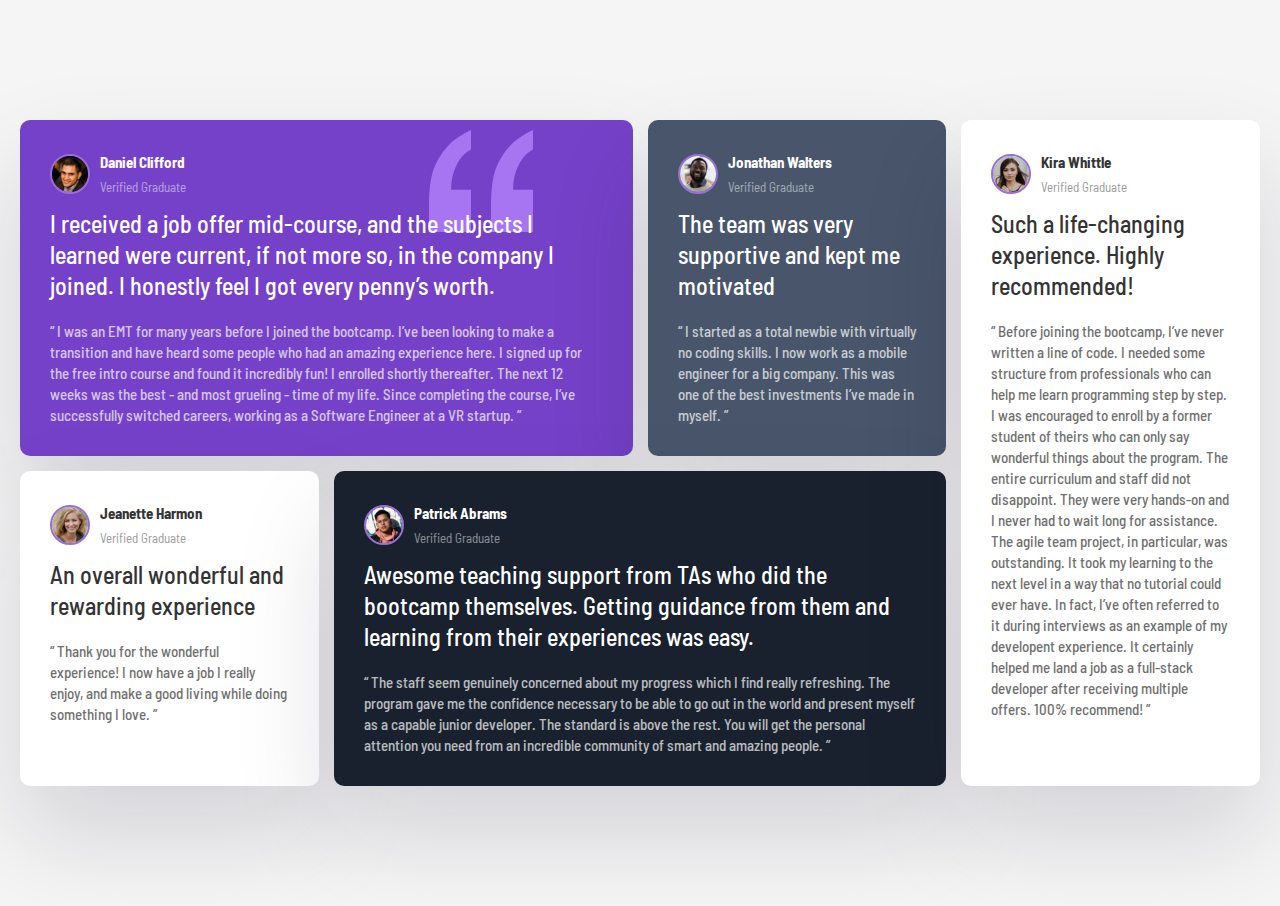
<file: CSS GRID/Testimonials/index.html>
<!DOCTYPE html>
<html lang="en">
  <head>
    <meta charset="UTF-8" />
    <meta name="viewport" content="width=device-width, initial-scale=1.0" />
    <title>Testimonials</title>
    <link rel="icon" type="image/png" href="./img/favicon-32x32.png" />
    <link rel="stylesheet" href="./styles.css" />
  </head>
  <body>
    <div class="testimonials">
      <div class="card card--bg-purple">
        <header class="card__header">
          <img src="./img/image-daniel.jpg" class="card__img" alt="" />
          <div>
            <h3>Daniel Clifford</h3>
            <p>Verified Graduate</p>
          </div>
        </header>
        <p class="card__lead">
          I received a job offer mid-course, and the subjects I learned were
          current, if not more so, in the company I joined. I honestly feel I
          got every penny’s worth.
        </p>
        <p class="card__quote">
          “ I was an EMT for many years before I joined the bootcamp. I’ve been
          looking to make a transition and have heard some people who had an
          amazing experience here. I signed up for the free intro course and
          found it incredibly fun! I enrolled shortly thereafter. The next 12
          weeks was the best - and most grueling - time of my life. Since
          completing the course, I’ve successfully switched careers, working as
          a Software Engineer at a VR startup. ”
        </p>
      </div>
      <div class="card card--bg-gray-blue">
        <header class="card__header">
          <img src="./img/image-jonathan.jpg" class="card__img" alt="" />
          <div>
            <h3>Jonathan Walters</h3>
            <p>Verified Graduate</p>
          </div>
        </header>
        <p class="card__lead">
          The team was very supportive and kept me motivated
        </p>
        <p class="card__quote">
          “ I started as a total newbie with virtually no coding skills. I now
          work as a mobile engineer for a big company. This was one of the best
          investments I’ve made in myself. ”
        </p>
      </div>
      <div class="card">
        <header class="card__header">
          <img src="./img/image-jeanette.jpg" class="card__img" alt="" />
          <div>
            <h3>Jeanette Harmon</h3>
            <p>Verified Graduate</p>
          </div>
        </header>
        <p class="card__lead">An overall wonderful and rewarding experience</p>
        <p class="card__quote">
          “ Thank you for the wonderful experience! I now have a job I really
          enjoy, and make a good living while doing something I love. ”
        </p>
      </div>
      <div class="card card--bg-black-blue">
        <header class="card__header">
          <img src="./img/image-patrick.jpg" class="card__img" alt="" />
          <div>
            <h3>Patrick Abrams</h3>
            <p>Verified Graduate</p>
          </div>
        </header>
        <p class="card__lead">
          Awesome teaching support from TAs who did the bootcamp themselves.
          Getting guidance from them and learning from their experiences was
          easy.
        </p>
        <p class="card__quote">
          “ The staff seem genuinely concerned about my progress which I find
          really refreshing. The program gave me the confidence necessary to be
          able to go out in the world and present myself as a capable junior
          developer. The standard is above the rest. You will get the personal
          attention you need from an incredible community of smart and amazing
          people. ”
        </p>
      </div>
      <div class="card">
        <header class="card__header">
          <img src="./img/image-kira.jpg" class="card__img" alt="" />
          <div>
            <h3>Kira Whittle</h3>
            <p>Verified Graduate</p>
          </div>
        </header>
        <p class="card__lead">
          Such a life-changing experience. Highly recommended!
        </p>
        <p class="card__quote">
          “ Before joining the bootcamp, I’ve never written a line of code. I
          needed some structure from professionals who can help me learn
          programming step by step. I was encouraged to enroll by a former
          student of theirs who can only say wonderful things about the program.
          The entire curriculum and staff did not disappoint. They were very
          hands-on and I never had to wait long for assistance. The agile team
          project, in particular, was outstanding. It took my learning to the
          next level in a way that no tutorial could ever have. In fact, I’ve
          often referred to it during interviews as an example of my developent
          experience. It certainly helped me land a job as a full-stack
          developer after receiving multiple offers. 100% recommend! ”
        </p>
      </div>
    </div>
  </body>
</html>
</file>
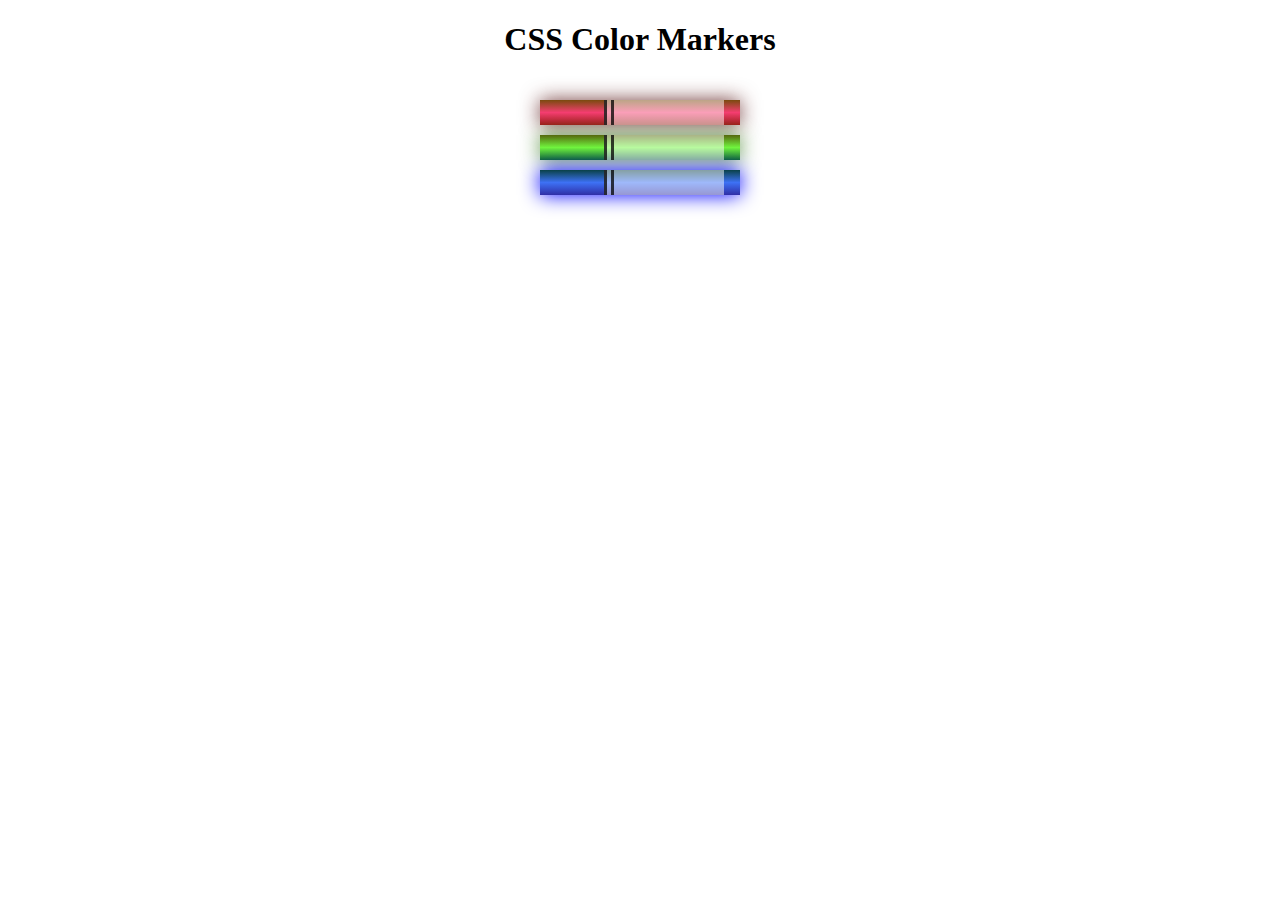
<file: Css/1-Color Markers/index.html>
<!DOCTYPE html>
<html lang="en">
  <head>
    <meta charset="utf-8" />
    <meta name="viewport" content="width=device-width, initial-scale=1.0" />
    <title>Colored Markers</title>
    <link rel="stylesheet" href="styles.css" />
  </head>

  <body>
    <h1>CSS Color Markers</h1>
    <div class="container">
      <div class="marker red">
        <div class="cap"></div>
        <div class="sleeve"></div>
      </div>
      <div class="marker green">
        <div class="cap"></div>
        <div class="sleeve"></div>
      </div>
      <div class="marker blue">
        <div class="cap"></div>
        <div class="sleeve"></div>
      </div>
    </div>
  </body>
</html>
</file>
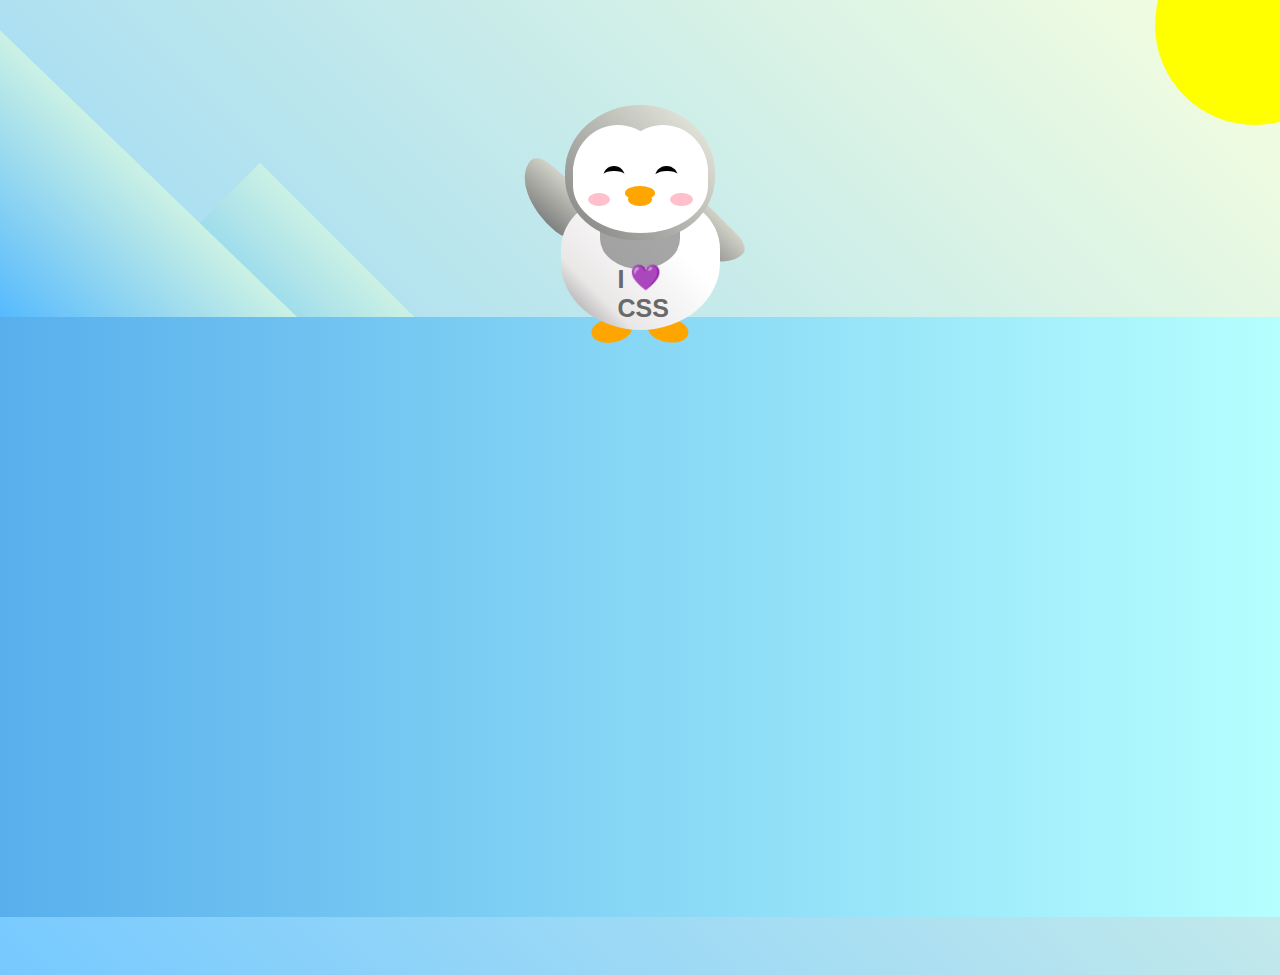
<file: Css/11-Penguin/index.html>
<!DOCTYPE html>
<html lang="en">

<head>
    <meta charset="UTF-8" />
    <link rel="stylesheet" href="./styles.css" />
    <title>Penguin</title>
    <meta name="viewport" content="width=device-width, initial-scale=1.0" />
</head>

<body>
    <div class="left-mountain"></div>
    <div class="back-mountain"></div>
    <div class="sun"></div>
    <div class="penguin">
        <div class="penguin-head">
            <div class="face left"></div>
            <div class="face right"></div>
            <div class="chin"></div>
            <div class="eye left">
                <div class="eye-lid"></div>
            </div>
            <div class="eye right">
                <div class="eye-lid"></div>
            </div>
            <div class="blush left"></div>
            <div class="blush right"></div>
            <div class="beak top"></div>
            <div class="beak bottom"></div>
        </div>
        <div class="shirt">
            <div>💜</div>
            <p>I CSS</p>
        </div>
        <div class="penguin-body">
            <div class="arm left"></div>
            <div class="arm right"></div>
            <div class="foot left"></div>
            <div class="foot right"></div>
        </div>
    </div>

    <div class="ground"></div>
</body>

</html>
</file>
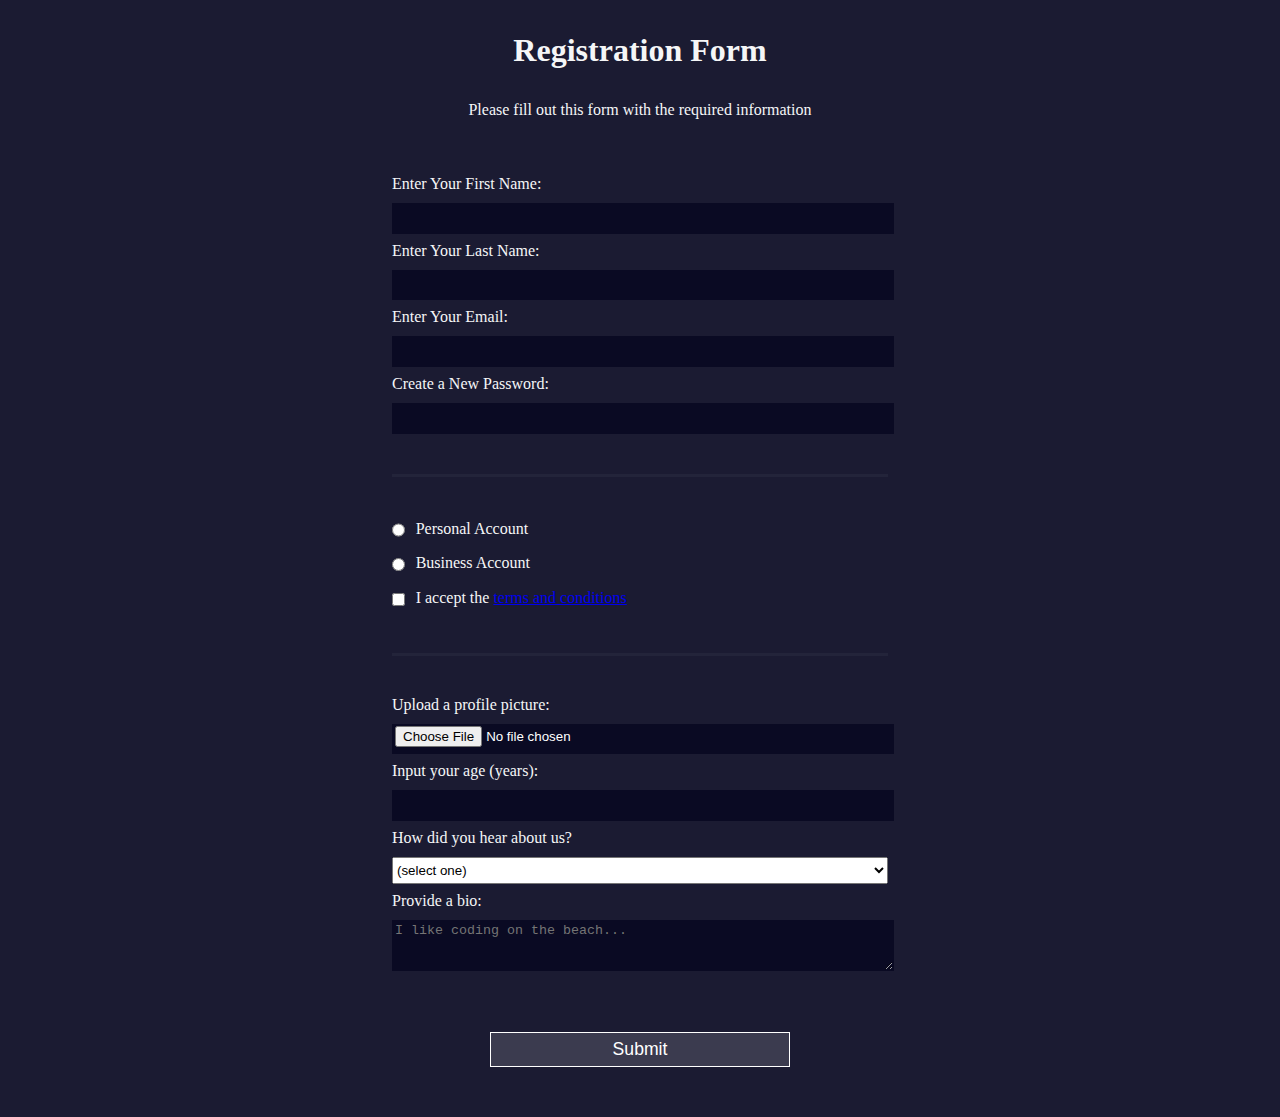
<file: Css/2-Registration Form/index.html>
<!DOCTYPE html>
<html lang="en">

<head>
    <meta charset="UTF-8">
    <title>Registration Form</title>
    <link rel="stylesheet" href="styles.css" />
</head>

<body>
    <h1>Registration Form</h1>
    <p>Please fill out this form with the required information</p>
    <form method="post" action='https://register-demo.freecodecamp.org'>
        <fieldset>
            <label for="first-name">Enter Your First Name: <input id="first-name" name="first-name" type="text"
                    required /></label>
            <label for="last-name">Enter Your Last Name: <input id="last-name" name="last-name" type="text"
                    required /></label>
            <label for="email">Enter Your Email: <input id="email" name="email" type="email" required /></label>
            <label for="new-password">Create a New Password: <input id="new-password" name="new-password"
                    type="password" pattern="[a-z0-5]{8,}" required /></label>
        </fieldset>
        <fieldset>
            <label for="personal-account"><input id="personal-account" type="radio" name="account-type"
                    class="inline" /> Personal Account</label>
            <label for="business-account"><input id="business-account" type="radio" name="account-type"
                    class="inline" /> Business Account</label>
            <label for="terms-and-conditions">
                <input id="terms-and-conditions" type="checkbox" required name="terms-and-conditions" class="inline" />
                I accept the <a href="https://www.freecodecamp.org/news/terms-of-service/">terms and conditions</a>
            </label>
        </fieldset>
        <fieldset>
            <label for="profile-picture">Upload a profile picture: <input id="profile-picture" type="file"
                    name="file" /></label>
            <label for="age">Input your age (years): <input id="age" type="number" name="age" min="13"
                    max="120" /></label>
            <label for="referrer">How did you hear about us?
                <select id="referrer" name="referrer">
                    <option value="">(select one)</option>
                    <option value="1">freeCodeCamp News</option>
                    <option value="2">freeCodeCamp YouTube Channel</option>
                    <option value="3">freeCodeCamp Forum</option>
                    <option value="4">Other</option>
                </select>
            </label>
            <label for="bio">Provide a bio:
                <textarea id="bio" name="bio" rows="3" cols="30" placeholder="I like coding on the beach..."></textarea>
            </label>
        </fieldset>
        <input type="submit" value="Submit" />
    </form>
</body>

</html>
</file>
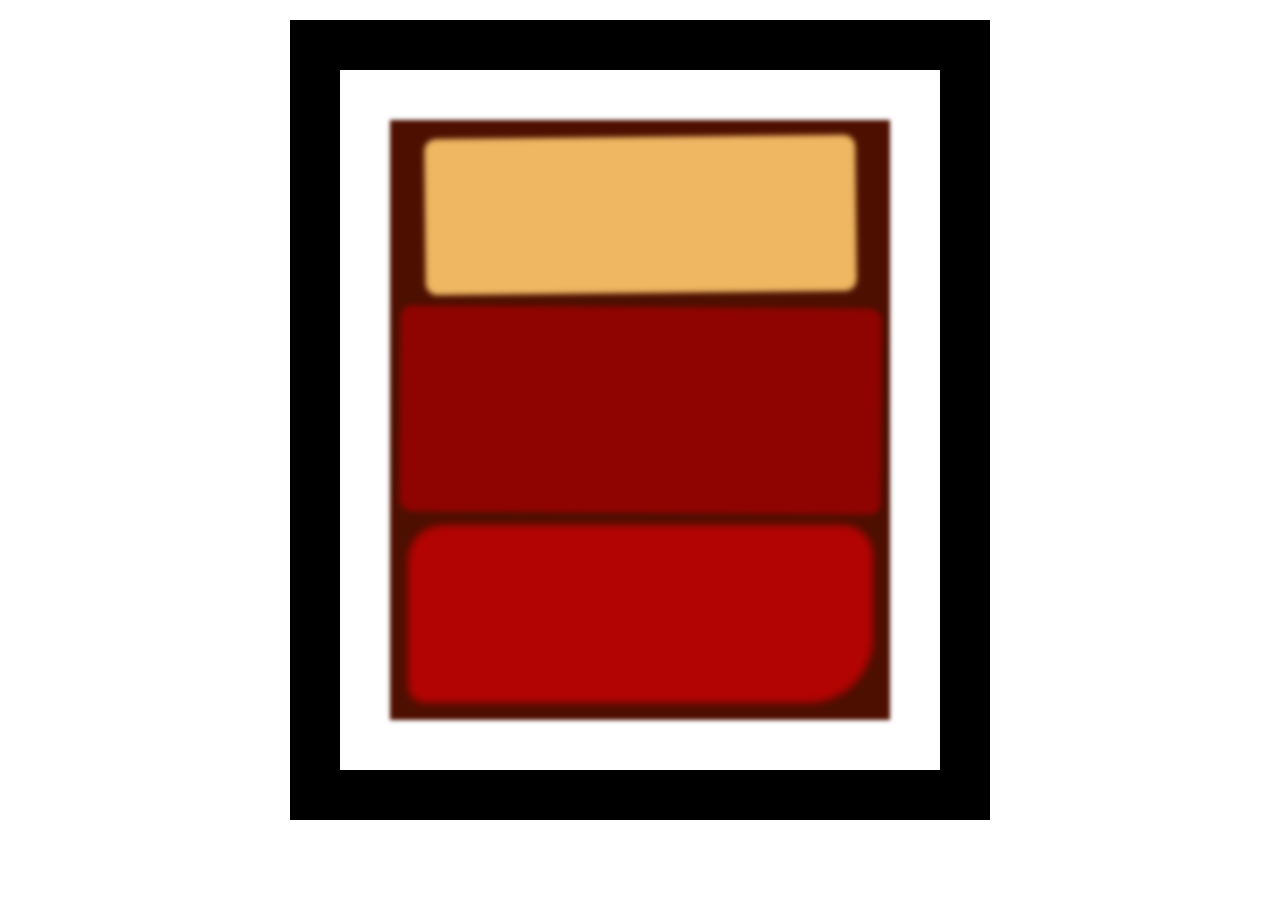
<file: Css/3-Rothko Painting/index.html>
<!DOCTYPE html>
<html lang="en">

<head>
    <meta charset="UTF-8">
    <title>Rothko Painting</title>
    <link href="./styles.css" rel="stylesheet">
</head>

<body>
    <div class="frame">
        <div class="canvas">
            <div class="one"></div>
            <div class="two"></div>
            <div class="three"></div>
        </div>
    </div>
</body>

</html>
</file>
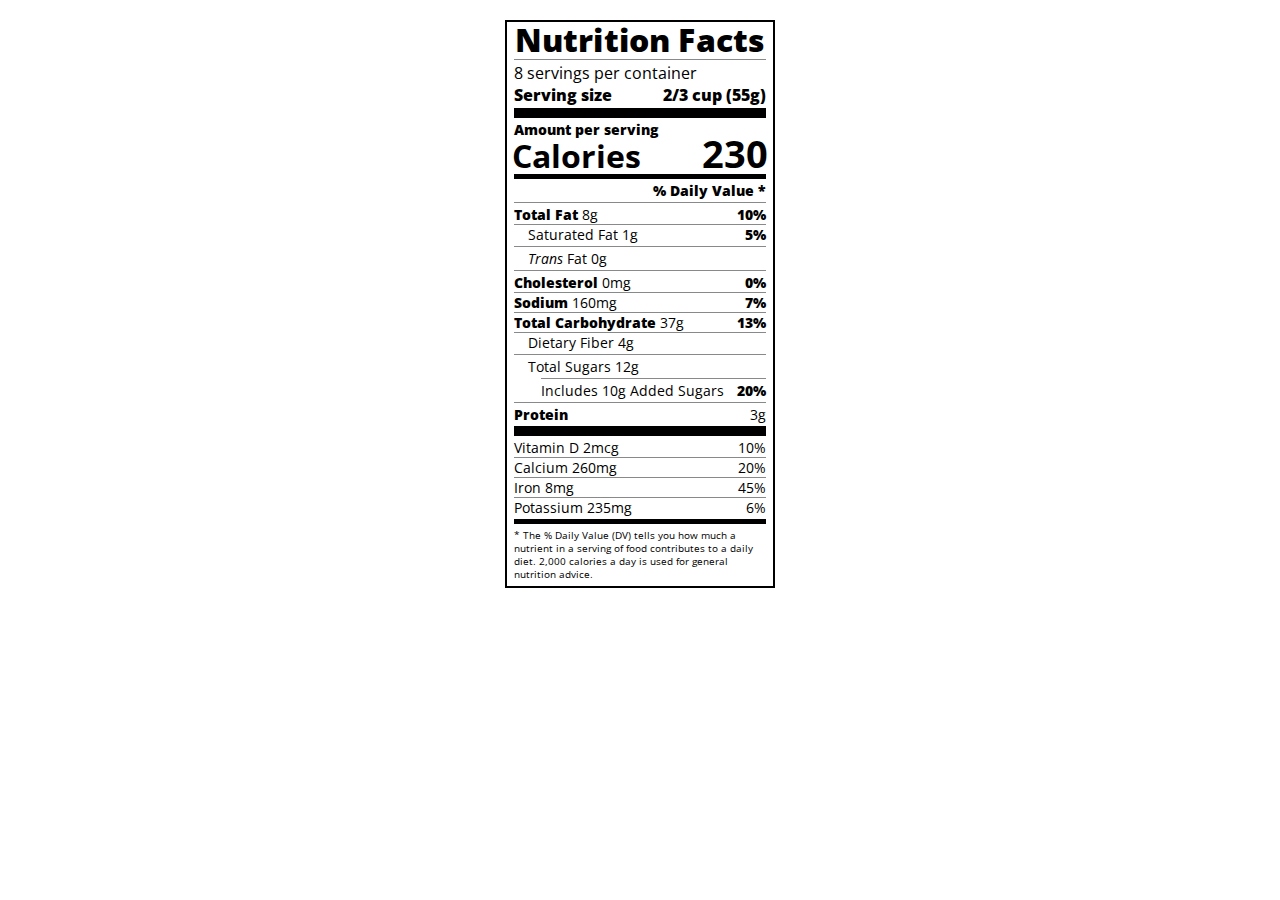
<file: Css/5-Nutrition Label/index.html>
<!DOCTYPE html>
<html lang="en">

<head>
    <meta charset="UTF-8">
    <title>Nutrition Label</title>
    <link href="https://fonts.googleapis.com/css?family=Open+Sans:400,700,800" rel="stylesheet">
    <link href="./styles.css" rel="stylesheet">
</head>

<body>
    <div class="label">
        <header>
            <h1 class="bold">Nutrition Facts</h1>
            <div class="divider"></div>
            <p>8 servings per container</p>
            <p class="bold">Serving size <span>2/3 cup (55g)</span></p>
        </header>
        <div class="divider large"></div>
        <div class="calories-info">
            <div class="left-container">
                <h2 class="bold small-text">Amount per serving</h2>
                <p>Calories</p>
            </div>
            <span class="right">230</span>
        </div>
        <div class="divider medium"></div>
        <div class="daily-value small-text">
            <p class="bold right no-divider">% Daily Value *</p>
            <div class="divider"></div>
            <p><span><span class="bold">Total Fat</span> 8g</span> <span class="bold right">10%</span></p>
            <p class="indent no-divider">Saturated Fat 1g <span class="bold right">5%</span></p>
            <div class="divider"></div>
            <p class="indent no-divider"><span><i>Trans</i> Fat 0g</span></p>
            <div class="divider"></div>
            <p><span><span class="bold">Cholesterol</span> 0mg</span> <span class="right bold">0%</span></p>
            <p><span><span class="bold">Sodium</span> 160mg</span> <span class="right bold">7%</span></p>
            <p><span><span class="bold">Total Carbohydrate</span> 37g</span> <span class="right bold">13%</span></p>
            <p class="indent no-divider">Dietary Fiber 4g</p>
            <div class="divider"></div>
            <p class="indent no-divider">Total Sugars 12g</p>
            <div class="divider double-indent"></div>
            <p class="double-indent no-divider">Includes 10g Added Sugars <span class="right bold">20%</span>
            <div class="divider"></div>
            <p class="no-divider"><span class="bold">Protein</span> 3g</p>
            <div class="divider large"></div>
            <p>Vitamin D 2mcg <span>10%</span></p>
            <p>Calcium 260mg <span>20%</span></p>
            <p>Iron 8mg <span>45%</span></p>
            <p class="no-divider">Potassium 235mg <span>6%</span></p>
        </div>
        <div class="divider medium"></div>
        <p class="note">* The % Daily Value (DV) tells you how much a nutrient in a serving of food contributes to a
            daily
            diet. 2,000 calories a day is used for general nutrition advice.</p>
    </div>
</body>

</html>
</file>
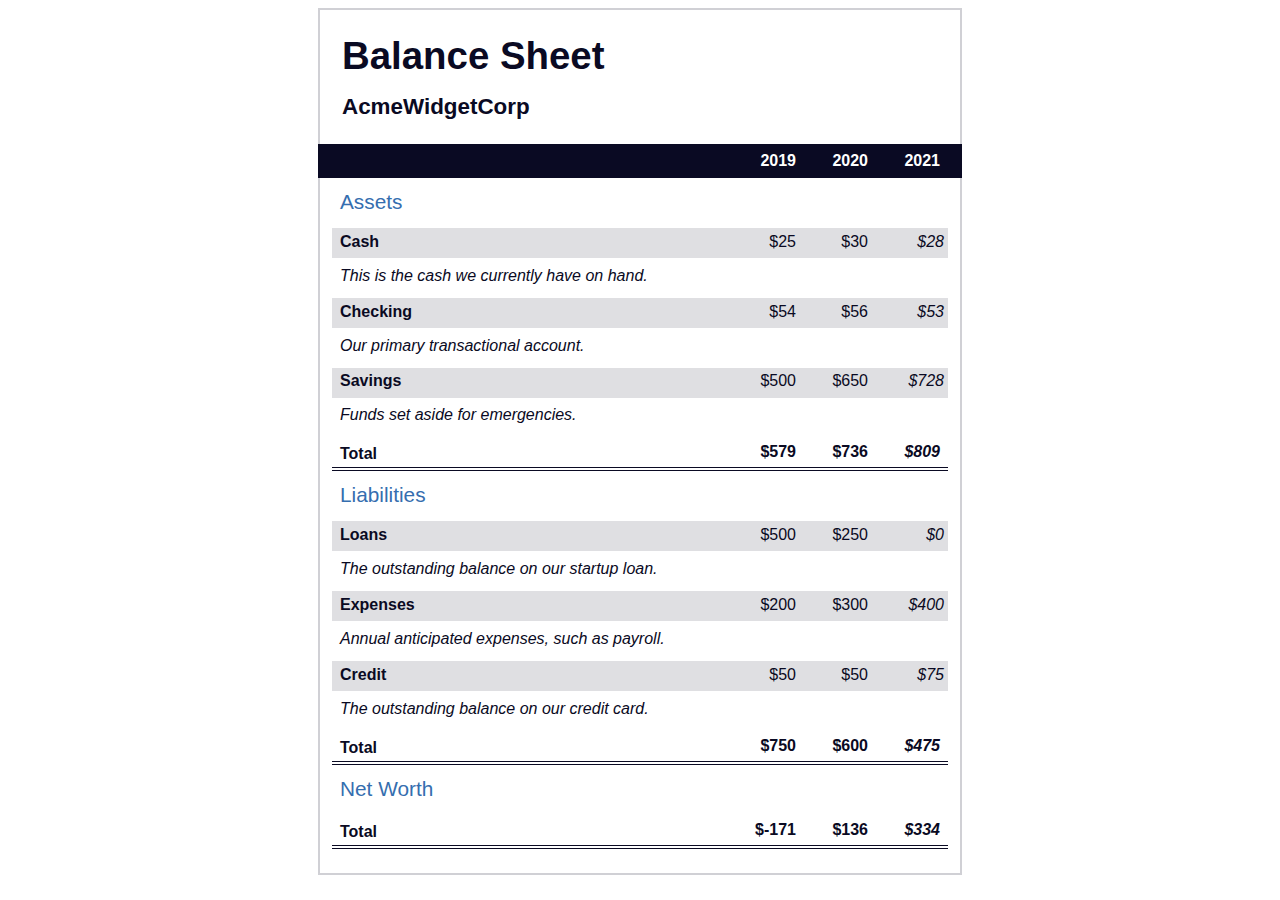
<file: Css/7-Balance Sheet/index.html>
<!DOCTYPE html>
<html lang="en">

<head>
    <meta charset="UTF-8">
    <meta name="viewport" content="width=device-width, initial-scale=1.0">
    <title>Balance Sheet</title>
    <link rel="stylesheet" href="./styles.css">
</head>

<body>
    <main>
        <section>
            <h1>
                <span class="flex">
                    <span>AcmeWidgetCorp</span>
                    <span>Balance Sheet</span>
                </span>
            </h1>
            <div id="years" aria-hidden="true">
                <span class="year">2019</span>
                <span class="year">2020</span>
                <span class="year">2021</span>
            </div>
            <div class="table-wrap">
                <table>
                    <caption>Assets</caption>
                    <thead>
                        <tr>
                            <td></td>
                            <th><span class="sr-only year">2019</span></th>
                            <th><span class="sr-only year">2020</span></th>
                            <th class="current"><span class="sr-only year">2021</span></th>
                        </tr>
                    </thead>
                    <tbody>
                        <tr class="data">
                            <th>Cash <span class="description">This is the cash we currently have on hand.</span></th>
                            <td>$25</td>
                            <td>$30</td>
                            <td class="current">$28</td>
                        </tr>
                        <tr class="data">
                            <th>Checking <span class="description">Our primary transactional account.</span></th>
                            <td>$54</td>
                            <td>$56</td>
                            <td class="current">$53</td>
                        </tr>
                        <tr class="data">
                            <th>Savings <span class="description">Funds set aside for emergencies.</span></th>
                            <td>$500</td>
                            <td>$650</td>
                            <td class="current">$728</td>
                        </tr>
                        <tr class="total">
                            <th>Total <span class="sr-only">Assets</span></th>
                            <td>$579</td>
                            <td>$736</td>
                            <td class="current">$809</td>
                        </tr>
                    </tbody>
                </table>
                <table>
                    <caption>Liabilities</caption>
                    <thead>
                        <tr>
                            <td></td>
                            <th><span class="sr-only">2019</span></th>
                            <th><span class="sr-only">2020</span></th>
                            <th><span class="sr-only">2021</span></th>
                        </tr>
                    </thead>
                    <tbody>
                        <tr class="data">
                            <th>Loans <span class="description">The outstanding balance on our startup loan.</span></th>
                            <td>$500</td>
                            <td>$250</td>
                            <td class="current">$0</td>
                        </tr>
                        <tr class="data">
                            <th>Expenses <span class="description">Annual anticipated expenses, such as payroll.</span>
                            </th>
                            <td>$200</td>
                            <td>$300</td>
                            <td class="current">$400</td>
                        </tr>
                        <tr class="data">
                            <th>Credit <span class="description">The outstanding balance on our credit card.</span></th>
                            <td>$50</td>
                            <td>$50</td>
                            <td class="current">$75</td>
                        </tr>
                        <tr class="total">
                            <th>Total <span class="sr-only">Liabilities</span></th>
                            <td>$750</td>
                            <td>$600</td>
                            <td class="current">$475</td>
                        </tr>
                    </tbody>
                </table>
                <table>
                    <caption>Net Worth</caption>
                    <thead>
                        <tr>
                            <td></td>
                            <th><span class="sr-only">2019</span></th>
                            <th><span class="sr-only">2020</span></th>
                            <th><span class="sr-only">2021</span></th>
                        </tr>
                    </thead>
                    <tbody>
                        <tr class="total">
                            <th>Total <span class="sr-only">Net Worth</span></th>
                            <td>$-171</td>
                            <td>$136</td>
                            <td class="current">$334</td>
                        </tr>
                    </tbody>
                </table>
            </div>
        </section>
    </main>
</body>

</html>
</file>
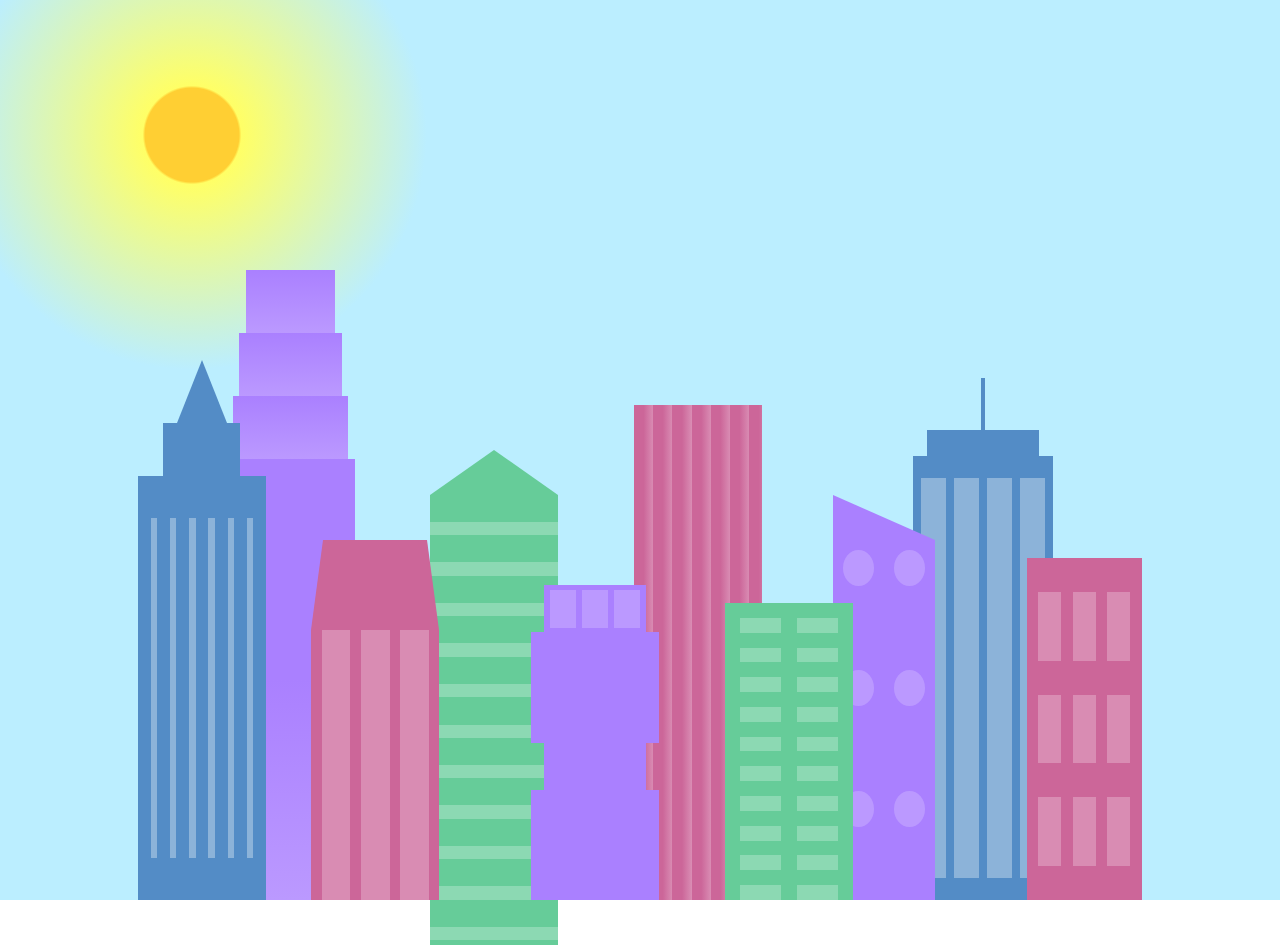
<file: Css/9-City Skyline/index.html>
<!DOCTYPE html>
<html lang="en">

<head>
    <meta charset="UTF-8">
    <title>City Skyline</title>
    <link href="styles.css" rel="stylesheet" />
</head>

<body>
    <div class="background-buildings sky">
        <div></div>
        <div></div>
        <div class="bb1 building-wrap">
            <div class="bb1a bb1-window"></div>
            <div class="bb1b bb1-window"></div>
            <div class="bb1c bb1-window"></div>
            <div class="bb1d"></div>
        </div>
        <div class="bb2">
            <div class="bb2a"></div>
            <div class="bb2b"></div>
        </div>
        <div class="bb3"></div>
        <div></div>
        <div class="bb4 building-wrap">
            <div class="bb4a"></div>
            <div class="bb4b"></div>
            <div class="bb4c window-wrap">
                <div class="bb4-window"></div>
                <div class="bb4-window"></div>
                <div class="bb4-window"></div>
                <div class="bb4-window"></div>
            </div>
        </div>
        <div></div>
        <div></div>
    </div>

    <div class="foreground-buildings">
        <div></div>
        <div></div>
        <div class="fb1 building-wrap">
            <div class="fb1a"></div>
            <div class="fb1b"></div>
            <div class="fb1c"></div>
        </div>
        <div class="fb2">
            <div class="fb2a"></div>
            <div class="fb2b window-wrap">
                <div class="fb2-window"></div>
                <div class="fb2-window"></div>
                <div class="fb2-window"></div>
            </div>
        </div>
        <div></div>
        <div class="fb3 building-wrap">
            <div class="fb3a window-wrap">
                <div class="fb3-window"></div>
                <div class="fb3-window"></div>
                <div class="fb3-window"></div>
            </div>
            <div class="fb3b"></div>
            <div class="fb3a"></div>
            <div class="fb3b"></div>
        </div>
        <div class="fb4">
            <div class="fb4a"></div>
            <div class="fb4b">
                <div class="fb4-window"></div>
                <div class="fb4-window"></div>
                <div class="fb4-window"></div>
                <div class="fb4-window"></div>
                <div class="fb4-window"></div>
                <div class="fb4-window"></div>
            </div>
        </div>
        <div class="fb5"></div>
        <div class="fb6"></div>
        <div></div>
        <div></div>
    </div>
</body>

</html>
</file>
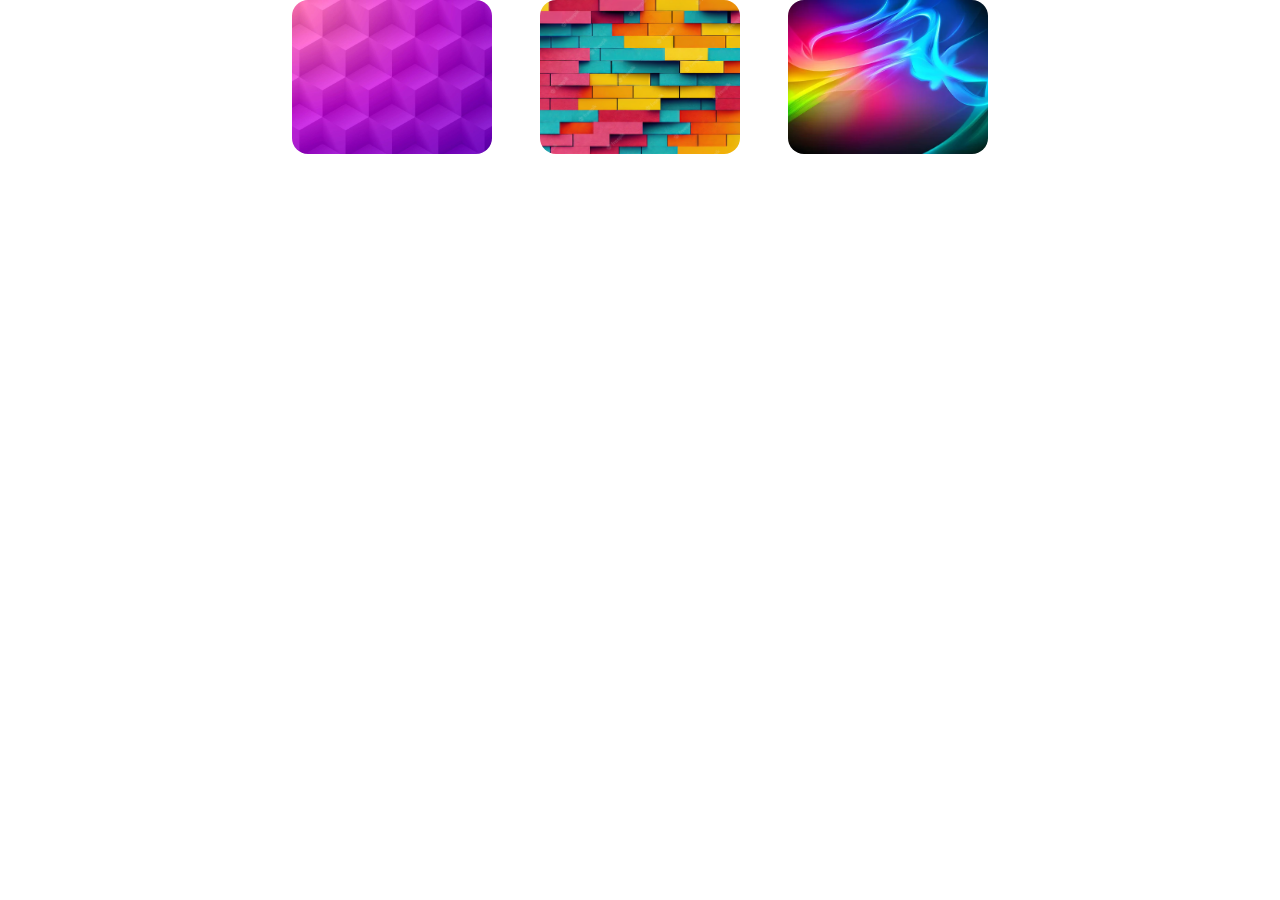
<file: Css/flexBox/index.html>
<!DOCTYPE html>
<html lang="en">
  <head>
    <meta charset="UTF-8" />
    <meta name="viewport" content="width=device-width, initial-scale=1.0" />
    <title>Document</title>
    <link rel="stylesheet" href="./styles.css" />
  </head>
  <body>
    <div class="container">
      <div class="img-container violeta">
        <img src="./fondo-flexBox.jpg" alt="imagen de prueba" />
      </div>
      <div class="img-container multicolor">
        <img src="./fondo-2.avif" alt="imagen de prueba" />
      </div>
      <div class="img-container abstracto">
        <img src="./fondo-3.jpg" alt="imagen de prueba" />
      </div>
    </div>
  </body>
</html>
</file>
<file: CSS GRID/Testimonials/styles.css>
@import url("https://fonts.googleapis.com/css2?family=Barlow+Semi+Condensed:wght@200;300;400;700&display=swap");

* {
  box-sizing: border-box;
  padding: 0;
  margin: 0;
}

html,
body {
  width: 100%;
  overflow-x: hidden;
}

body {
  font-family: "Barlow Semi Condensed", sans-serif;
  font-size: 13px;
  line-height: 1.7;
  color: #333;
  background: #f5f5f5;
}

.testimonials {
  max-width: 1440px;
  margin: 100px auto;
  padding: 20px;
  display: grid;
  grid-template-columns: repeat(4, 1fr);
  gap: 15px;
}

.card {
  background: #fff;
  border-radius: 10px;
  padding: 30px;
  box-shadow: rgba(17, 12, 46, 0.15) 0 48px 100px 0;
}

.card__header {
  display: flex;
  align-items: center;
  margin-bottom: 10px;
}

.card__header h3 {
  font-size: 15px;
}

.card__header p {
  opacity: 50%;
}

.card__img {
  width: 40px;
  height: 40px;
  border-radius: 50%;
  border: 2px solid #996ed9;
  margin-right: 10px;
}

.card__lead {
  font-size: 1.5rem;
  font-weight: 500;
  line-height: 1.3;
  margin-bottom: 20px;
}

.card__quote {
  font-size: 15px;
  font-weight: 500;
  line-height: 1.4;
  opacity: 70%;
}

.card--bg-purple {
  background: hsl(263, 55%, 52%);
  color: #fff;
  background-image: url("./img/bg-pattern-quotation.svg");
  background-repeat: no-repeat;
  background-position: top 10px right 100px;
}

.card--bg-gray-blue {
  background: hsl(217, 19%, 35%);
  color: #fff;
}

.card--bg-black-blue {
  background: hsl(219, 29%, 14%);
  color: #fff;
}

.card:nth-of-type(1) {
  grid-column: 1/3;
}

.card:nth-of-type(4) {
  grid-column: 2/4;
  grid-row: 2/3;
}

.card:nth-of-type(5) {
  grid-column: 4;
  grid-row: 1/3;
}

@media (max-width: 768px) {
  .testimonials {
    grid-template-columns: 1fr;
    width: 100%;
  }

  .card:nth-of-type(1) {
    grid-column: 1;
  }

  .card:nth-of-type(4) {
    grid-column: 1;
    grid-row: 4/5;
  }

  .card:nth-of-type(5) {
    grid-column: 1;
    grid-row: 5/6;
  }
}
</file>
<file: Css/1-Color Markers/styles.css>
h1 {
  text-align: center;
}

.container {
  background-color: rgb(255, 255, 255);
  padding: 10px 0;
}

.marker {
  width: 200px;
  height: 25px;
  margin: 10px auto;
}

.cap {
  width: 60px;
  height: 25px;
}

.sleeve {
  width: 110px;
  height: 25px;
  background-color: rgba(255, 255, 255, 0.5);
  border-left: 10px double rgba(0, 0, 0, 0.75);
}

.cap,
.sleeve {
  display: inline-block;
}

.red {
  background: linear-gradient(
    rgb(122, 74, 14),
    rgb(245, 62, 113),
    rgb(162, 27, 27)
  );
  box-shadow: 0 0 20px 0 rgba(83, 14, 14, 0.8);
}

.green {
  background: linear-gradient(#55680d, #71f53e, #116c31);
  box-shadow: 0 0 20px 0 #3b7e20cc;
}

.blue {
  background: linear-gradient(
    hsl(186, 76%, 16%),
    hsl(223, 90%, 60%),
    hsl(240, 56%, 42%)
  );
  box-shadow: 0 0 20px 0 blue;
}
</file>
<file: Css/11-Penguin/styles.css>
:root {
  --penguin-face: white;
  --penguin-picorna: orange;
  --penguin-skin: gray;
}

body {
  background: linear-gradient(45deg, rgb(118, 201, 255), rgb(247, 255, 222));
  margin: 0;
  padding: 0;
  width: 100%;
  height: 100vh;
  overflow: hidden;
}

.left-mountain {
  width: 300px;
  height: 300px;
  background: linear-gradient(rgb(203, 241, 228), rgb(80, 183, 255));
  position: absolute;
  transform: skew(0deg, 44deg);
  z-index: 2;
  margin-top: 100px;
}

.back-mountain {
  width: 300px;
  height: 300px;
  background: linear-gradient(rgb(203, 241, 228), rgb(47, 170, 255));
  position: absolute;
  z-index: 1;
  transform: rotate(45deg);
  left: 110px;
  top: 225px;
}

.sun {
  width: 200px;
  height: 200px;
  background-color: yellow;
  position: absolute;
  border-radius: 50%;
  top: -75px;
  right: -75px;
}

.penguin {
  width: 300px;
  height: 300px;
  margin: auto;
  margin-top: 75px;
  z-index: 4;
  position: relative;
  transition: transform 1s ease-in-out 0ms;
}

.penguin * {
  position: absolute;
}

.penguin:active {
  transform: scale(1.5);
  cursor: not-allowed;
}

.penguin-head {
  width: 50%;
  height: 45%;
  background: linear-gradient(45deg, var(--penguin-skin), rgb(239, 240, 228));
  border-radius: 70% 70% 65% 65%;
  top: 10%;
  left: 25%;
  z-index: 1;
}

.face {
  width: 60%;
  height: 70%;
  background-color: var(--penguin-face);
  border-radius: 70% 70% 60% 60%;
  top: 15%;
}

.face.left {
  left: 5%;
}

.face.right {
  right: 5%;
}

.chin {
  width: 90%;
  height: 70%;
  background-color: var(--penguin-face);
  top: 25%;
  left: 5%;
  border-radius: 70% 70% 100% 100%;
}

.eye {
  width: 15%;
  height: 17%;
  background-color: black;
  top: 45%;
  border-radius: 50%;
}

.eye.left {
  left: 25%;
}

.eye.right {
  right: 25%;
}

.eye-lid {
  width: 150%;
  height: 100%;
  background-color: var(--penguin-face);
  top: 25%;
  left: -23%;
  border-radius: 50%;
}

.blush {
  width: 15%;
  height: 10%;
  background-color: pink;
  top: 65%;
  border-radius: 50%;
}

.blush.left {
  left: 15%;
}

.blush.right {
  right: 15%;
}

.beak {
  height: 10%;
  background-color: var(--penguin-picorna);
  border-radius: 50%;
}

.beak.top {
  width: 20%;
  top: 60%;
  left: 40%;
}

.beak.bottom {
  width: 16%;
  top: 65%;
  left: 42%;
}

.shirt {
  font: bold 25px Helvetica, sans-serif;
  top: 165px;
  left: 127.5px;
  z-index: 1;
  color: #6a6969;
}

.shirt div {
  font-weight: initial;
  top: 22.5px;
  left: 12px;
}

.penguin-body {
  width: 53%;
  height: 45%;
  background: linear-gradient(
    45deg,
    rgb(134, 133, 133) 0%,
    rgb(234, 231, 231) 25%,
    white 67%
  );
  border-radius: 80% 80% 100% 100%;
  top: 40%;
  left: 23.5%;
}

.penguin-body::before {
  content: "";
  position: absolute;
  width: 50%;
  height: 45%;
  background-color: var(--penguin-skin);
  top: 10%;
  left: 25%;
  border-radius: 0% 0% 100% 100%;
  opacity: 70%;
}

.arm {
  width: 30%;
  height: 60%;
  background: linear-gradient(90deg, var(--penguin-skin), rgb(209, 210, 199));
  border-radius: 30% 30% 30% 120%;
  z-index: -1;
}

.arm.left {
  top: 35%;
  left: 5%;
  transform-origin: top left;
  transform: rotate(130deg) scaleX(-1);
  animation: 3s linear infinite wave;
}

.arm.right {
  top: 0%;
  right: -5%;
  transform: rotate(-45deg);
}

@keyframes wave {
  10% {
    transform: rotate(110deg) scaleX(-1);
  }
  20% {
    transform: rotate(130deg) scaleX(-1);
  }
  30% {
    transform: rotate(110deg) scaleX(-1);
  }
  40% {
    transform: rotate(130deg) scaleX(-1);
  }
}

.foot {
  width: 15%;
  height: 30%;
  background-color: var(--penguin-picorna);
  top: 85%;
  border-radius: 50%;
  z-index: -1;
}

.foot.left {
  left: 25%;
  transform: rotate(80deg);
}

.foot.right {
  right: 25%;
  transform: rotate(-80deg);
}

.ground {
  width: 100vw;
  height: calc(100vh - 300px);
  background: linear-gradient(90deg, rgb(88, 175, 236), rgb(182, 255, 255));
  z-index: 3;
  position: absolute;
  margin-top: -58px;
}
</file>
<file: Css/2-Registration Form/styles.css>
body {
  width: 100%;
  height: 100vh;
  margin: 0;
  background-color: #1b1b32;
  color: #f5f6f7;
  font-family: Tahoma;
  font-size: 16px;
}

h1,
p {
  margin: 1em auto;
  text-align: center;
}

form {
  width: 60vw;
  max-width: 500px;
  min-width: 300px;
  margin: 0 auto;
  padding-bottom: 2em;
}

fieldset {
  border: none;
  padding: 2rem 0;
  border-bottom: 3px solid #2b2d4280;
}

fieldset:last-of-type {
  border-bottom: none;
}

label {
  display: block;
  margin: 0.5rem 0;
}

input,
textarea,
select {
  margin: 10px 0 0 0;
  width: 100%;
  min-height: 2em;
}

input,
textarea {
  background-color: #0a0a23;
  border: 1px solid #0a0a23;
  color: #ffffff;
}

.inline {
  width: unset;
  margin: 0 0.5em 0 0;
  vertical-align: middle;
}

input[type="submit"] {
  display: block;
  width: 60%;
  margin: 1em auto;
  height: 2em;
  font-size: 1.1rem;
  background-color: #3b3b4f;
  border-color: white;
  min-width: 300px;
}

input[type="file"] {
  padding: 1px 2px;
}
</file>
<file: Css/3-Rothko Painting/styles.css>
.canvas {
  width: 500px;
  height: 600px;
  background-color: #4d0f00;
  overflow: hidden;
  filter: blur(2px);
}

.frame {
  border: 50px solid black;
  width: 500px;
  padding: 50px;
  margin: 20px auto;
}

.one {
  width: 425px;
  height: 150px;
  background-color: #efb762;
  margin: 20px auto;
  box-shadow: 0 0 3px 3px #efb762;
  border-radius: 9px;
  transform: rotate(-0.6deg);
}

.two {
  width: 475px;
  height: 200px;
  background-color: #8f0401;
  margin: 0 auto 20px;
  box-shadow: 0 0 3px 3px #8f0401;
  border-radius: 8px 10px;
  transform: rotate(0.4deg);
}

.one,
.two {
  filter: blur(1px);
}

.three {
  width: 91%;
  height: 28%;
  background-color: #b20403;
  margin: auto;
  filter: blur(2px);
  box-shadow: 0 0 5px 5px #b20403;
  border-radius: 30px 25px 60px 12px;
}
</file>
<file: Css/5-Nutrition Label/styles.css>
* {
  box-sizing: border-box;
}

html {
  font-size: 16px;
}

body {
  font-family: "Open Sans", sans-serif;
}

.label {
  border: 2px solid black;
  width: 270px;
  margin: 20px auto;
  padding: 0 7px;
}

header h1 {
  text-align: center;
  margin: -4px 0;
  letter-spacing: 0.15px;
}

p {
  margin: 0;
  display: flex;
  justify-content: space-between;
}

.divider {
  border-bottom: 1px solid #888989;
  margin: 2px 0;
}

.bold {
  font-weight: 800;
}

.large {
  height: 10px;
}

.large,
.medium {
  background-color: black;
  border: 0;
}

.medium {
  height: 5px;
}

.small-text {
  font-size: 0.85rem;
}

.calories-info {
  display: flex;
  justify-content: space-between;
  align-items: flex-end;
}

.calories-info h2 {
  margin: 0;
}

.left-container p {
  margin: -5px -2px;
  font-size: 2em;
  font-weight: 700;
}

.calories-info span {
  margin: -7px -2px;
  font-size: 2.4em;
  font-weight: 700;
}

.right {
  justify-content: flex-end;
}

.indent {
  margin-left: 1em;
}

.double-indent {
  margin-left: 2em;
}

.daily-value p:not(.no-divider) {
  border-bottom: 1px solid #888989;
}

.note {
  font-size: 0.6rem;
  margin: 5px 0;
}
</file>
<file: Css/7-Balance Sheet/styles.css>
/*[atributo~=value], se utiliza para seleccionar elementos con un valor de atributo que contiene una palabra específica.*/
span[class~="sr-only"] {
  border: 0 !important;
  clip: rect(1px, 1px, 1px, 1px) !important;
  clip-path: inset(50%) !important;
  -webkit-clip-path: inset(50%) !important;
  height: 1px !important;
  width: 1px !important;
  position: absolute !important;
  /*especifica si recortar el contenido o agregar barras de desplazamiento cuando el contenido de un elemento es demasiado grande para caber en el área especificada.*/
  overflow: hidden !important;
  white-space: nowrap !important;
  padding: 0 !important;
  margin: -1px !important;
}

html {
  /*nos permite incluir el relleno y el borde en el ancho y alto total de un elemento.*/
  box-sizing: border-box;
}

body {
  font-family: sans-serif;
  color: #0a0a23;
}

h1 {
  max-width: 37.25rem;
  margin: 0 auto;
  padding: 1.5rem 1.25rem;
}

h1 .flex {
  display: flex;
  flex-direction: column-reverse;
  gap: 1rem;
}

h1 .flex span:first-of-type {
  font-size: 0.7em;
}

h1 .flex span:last-of-type {
  font-size: 1.2em;
}

section {
  max-width: 40rem;
  margin: 0 auto;
  border: 2px solid #d0d0d5;
}

#years {
  display: flex;
  justify-content: flex-end;
  position: sticky;
  top: 0;
  background: #0a0a23;
  color: #fff;
  z-index: 999;
  padding: 0.5rem calc(1.25rem + 2px) 0.5rem 0;
  margin: 0 -2px;
}

#years span[class] {
  font-weight: bold;
  width: 4.5rem;
  text-align: right;
}

.table-wrap {
  padding: 0 0.75rem 1.5rem 0.75rem;
}

table {
  border-collapse: collapse;
  border: 0;
  width: 100%;
  position: relative;
  margin-top: 3rem;
}

table caption {
  color: #356eaf;
  font-size: 1.3em;
  font-weight: normal;
  position: absolute;
  top: -2.25rem;
  left: 0.5rem;
}

tbody td {
  width: 100vw;
  min-width: 4rem;
  max-width: 4rem;
}

tbody th {
  width: calc(100% - 12rem);
}

tr[class="total"] {
  border-bottom: 4px double #0a0a23;
  font-weight: bold;
}

tr[class="total"] th {
  text-align: left;
  padding: 0.5rem 0 0.25rem 0.5rem;
}

tr.total td {
  text-align: right;
  padding: 0 0.25rem;
}

tr.total td:nth-of-type(3) {
  padding-right: 0.5rem;
}

tr.total:hover {
  background-color: #99c9ff;
}

td.current {
  font-style: italic;
}

tr.data {
  background-image: linear-gradient(
    to bottom,
    #dfdfe2 1.845rem,
    white 1.845rem
  );
}

tr.data th {
  text-align: left;
  padding-top: 0.3rem;
  padding-left: 0.5rem;
}

tr.data th .description {
  display: block;
  font-weight: normal;
  font-style: italic;
  padding: 1rem 0 0.75rem;
  margin-right: -13.5rem;
}

tr.data td {
  vertical-align: top;
  padding: 0.3rem 0.25rem 0;
  text-align: right;
}
</file>
<file: Css/9-City Skyline/styles.css>
:root {
  --building-color1: #aa80ff;
  --building-color2: #66cc99;
  --building-color3: #cc6699;
  --building-color4: #538cc6;
  --window-color1: #bb99ff;
  --window-color2: #8cd9b3;
  --window-color3: #d98cb3;
  --window-color4: #8cb3d9;
}

* {
  box-sizing: border-box;
}

body {
  height: 100vh;
  margin: 0;
  overflow: hidden;
}

.background-buildings,
.foreground-buildings {
  width: 100%;
  height: 100%;
  display: flex;
  align-items: flex-end;
  justify-content: space-evenly;
  position: absolute;
  top: 0;
}

.building-wrap {
  display: flex;
  flex-direction: column;
  align-items: center;
}

.window-wrap {
  display: flex;
  align-items: center;
  justify-content: space-evenly;
}

.sky {
  background: radial-gradient(
    closest-corner circle at 15% 15%,
    #ffcf33,
    #ffcf33 20%,
    #ffff66 21%,
    #bbeeff 100%
  );
}

/* BACKGROUND BUILDINGS - "bb" stands for "background building" */
.bb1 {
  width: 10%;
  height: 70%;
}

.bb1a {
  width: 70%;
}

.bb1b {
  width: 80%;
}

.bb1c {
  width: 90%;
}

.bb1d {
  width: 100%;
  height: 70%;
  background: linear-gradient(var(--building-color1) 50%, var(--window-color1));
}

.bb1-window {
  height: 10%;
  background: linear-gradient(var(--building-color1), var(--window-color1));
}

.bb2 {
  width: 10%;
  height: 50%;
}

.bb2a {
  border-bottom: 5vh solid var(--building-color2);
  border-left: 5vw solid transparent;
  border-right: 5vw solid transparent;
}

.bb2b {
  width: 100%;
  height: 100%;
  background: repeating-linear-gradient(
    var(--building-color2),
    var(--building-color2) 6%,
    var(--window-color2) 6%,
    var(--window-color2) 9%
  );
}

.bb3 {
  width: 10%;
  height: 55%;
  background: repeating-linear-gradient(
    90deg,
    var(--building-color3),
    var(--building-color3),
    var(--window-color3) 15%
  );
}

.bb4 {
  width: 11%;
  height: 58%;
}

.bb4a {
  width: 3%;
  height: 10%;
  background-color: var(--building-color4);
}

.bb4b {
  width: 80%;
  height: 5%;
  background-color: var(--building-color4);
}

.bb4c {
  width: 100%;
  height: 85%;
  background-color: var(--building-color4);
}

.bb4-window {
  width: 18%;
  height: 90%;
  background-color: var(--window-color4);
}

/* FOREGROUND BUILDINGS - "fb" stands for "foreground building" */
.fb1 {
  width: 10%;
  height: 60%;
}

.fb1a {
  border-bottom: 7vh solid var(--building-color4);
  border-left: 2vw solid transparent;
  border-right: 2vw solid transparent;
}

.fb1b {
  width: 60%;
  height: 10%;
  background-color: var(--building-color4);
}

.fb1c {
  width: 100%;
  height: 80%;
  background: repeating-linear-gradient(
      90deg,
      var(--building-color4),
      var(--building-color4) 10%,
      transparent 10%,
      transparent 15%
    ),
    repeating-linear-gradient(
      var(--building-color4),
      var(--building-color4) 10%,
      var(--window-color4) 10%,
      var(--window-color4) 90%
    );
}

.fb2 {
  width: 10%;
  height: 40%;
}

.fb2a {
  width: 100%;
  border-bottom: 10vh solid var(--building-color3);
  border-left: 1vw solid transparent;
  border-right: 1vw solid transparent;
}

.fb2b {
  width: 100%;
  height: 75%;
  background-color: var(--building-color3);
}

.fb2-window {
  width: 22%;
  height: 100%;
  background-color: var(--window-color3);
}

.fb3 {
  width: 10%;
  height: 35%;
}

.fb3a {
  width: 80%;
  height: 15%;
  background-color: var(--building-color1);
}

.fb3b {
  width: 100%;
  height: 35%;
  background-color: var(--building-color1);
}

.fb3-window {
  width: 25%;
  height: 80%;
  background-color: var(--window-color1);
}

.fb4 {
  width: 8%;
  height: 45%;
  position: relative;
  left: 10%;
}

.fb4a {
  border-top: 5vh solid transparent;
  border-left: 8vw solid var(--building-color1);
}

.fb4b {
  width: 100%;
  height: 89%;
  background-color: var(--building-color1);
  display: flex;
  flex-wrap: wrap;
}

.fb4-window {
  width: 30%;
  height: 10%;
  border-radius: 50%;
  background-color: var(--window-color1);
  margin: 10%;
}

.fb5 {
  width: 10%;
  height: 33%;
  position: relative;
  right: 10%;
  background: repeating-linear-gradient(
      var(--building-color2),
      var(--building-color2) 5%,
      transparent 5%,
      transparent 10%
    ),
    repeating-linear-gradient(
      90deg,
      var(--building-color2),
      var(--building-color2) 12%,
      var(--window-color2) 12%,
      var(--window-color2) 44%
    );
}

.fb6 {
  width: 9%;
  height: 38%;
  background: repeating-linear-gradient(
      90deg,
      var(--building-color3),
      var(--building-color3) 10%,
      transparent 10%,
      transparent 30%
    ),
    repeating-linear-gradient(
      var(--building-color3),
      var(--building-color3) 10%,
      var(--window-color3) 10%,
      var(--window-color3) 30%
    );
}

@media (max-width: 1000px) {
  :root {
    --building-color1: #000;
    --building-color2: #000;
    --building-color3: #000;
    --building-color4: #000;
    --window-color1: #777;
    --window-color2: #777;
    --window-color3: #777;
    --window-color4: #777;
  }
  .sky {
    background: radial-gradient(
      closest-corner circle at 15% 15%,
      #ccc,
      #ccc 20%,
      #445 21%,
      #223 100%
    );
  }
}
</file>
<file: Css/flexBox/styles.css>
* {
  box-sizing: border-box;
  padding: 0;
  margin: 0;
}

*,
*::before,
*::after {
  box-sizing: inherit;
}

html,
body {
  width: 100%;
  overflow-x: hidden;
}

.container {
  display: flex;
  gap: 3rem;
  justify-content: center;
}

.img-container {
  min-width: 200px;
  width: 200px;
}

img {
  object-fit: cover;
  border-radius: 16px;
  width: 100%;
  height: 100%;
}

/* ATENCION!!
  Podemos utilizar "flex-grow" o "flex-shrink", en valores 0 ó 1, para determinar si queremos crecer o encoger nuestro sistema flex.

  flex: 1 1 0 // Forma abreviada

  Primer valor: "flex-grow"
  Segundo valor: "flex-shrink"
  Tercer valor: "flex-basis"
*/

@media (max-width: 700px) {
  .container {
    display: flex;
    flex-direction: column;
    align-items: center;
  }

  .img-container {
    width: 275px;
  }
}

@media (max-width: 350px) {
  .container {
    display: flex;
    flex-direction: column;
    align-items: center;
    padding-top: 16px;
  }

  .img-container:nth-child(3n) {
    margin-bottom: 16px;
  }

  .img-container {
    width: 230px;
  }
}
</file>
